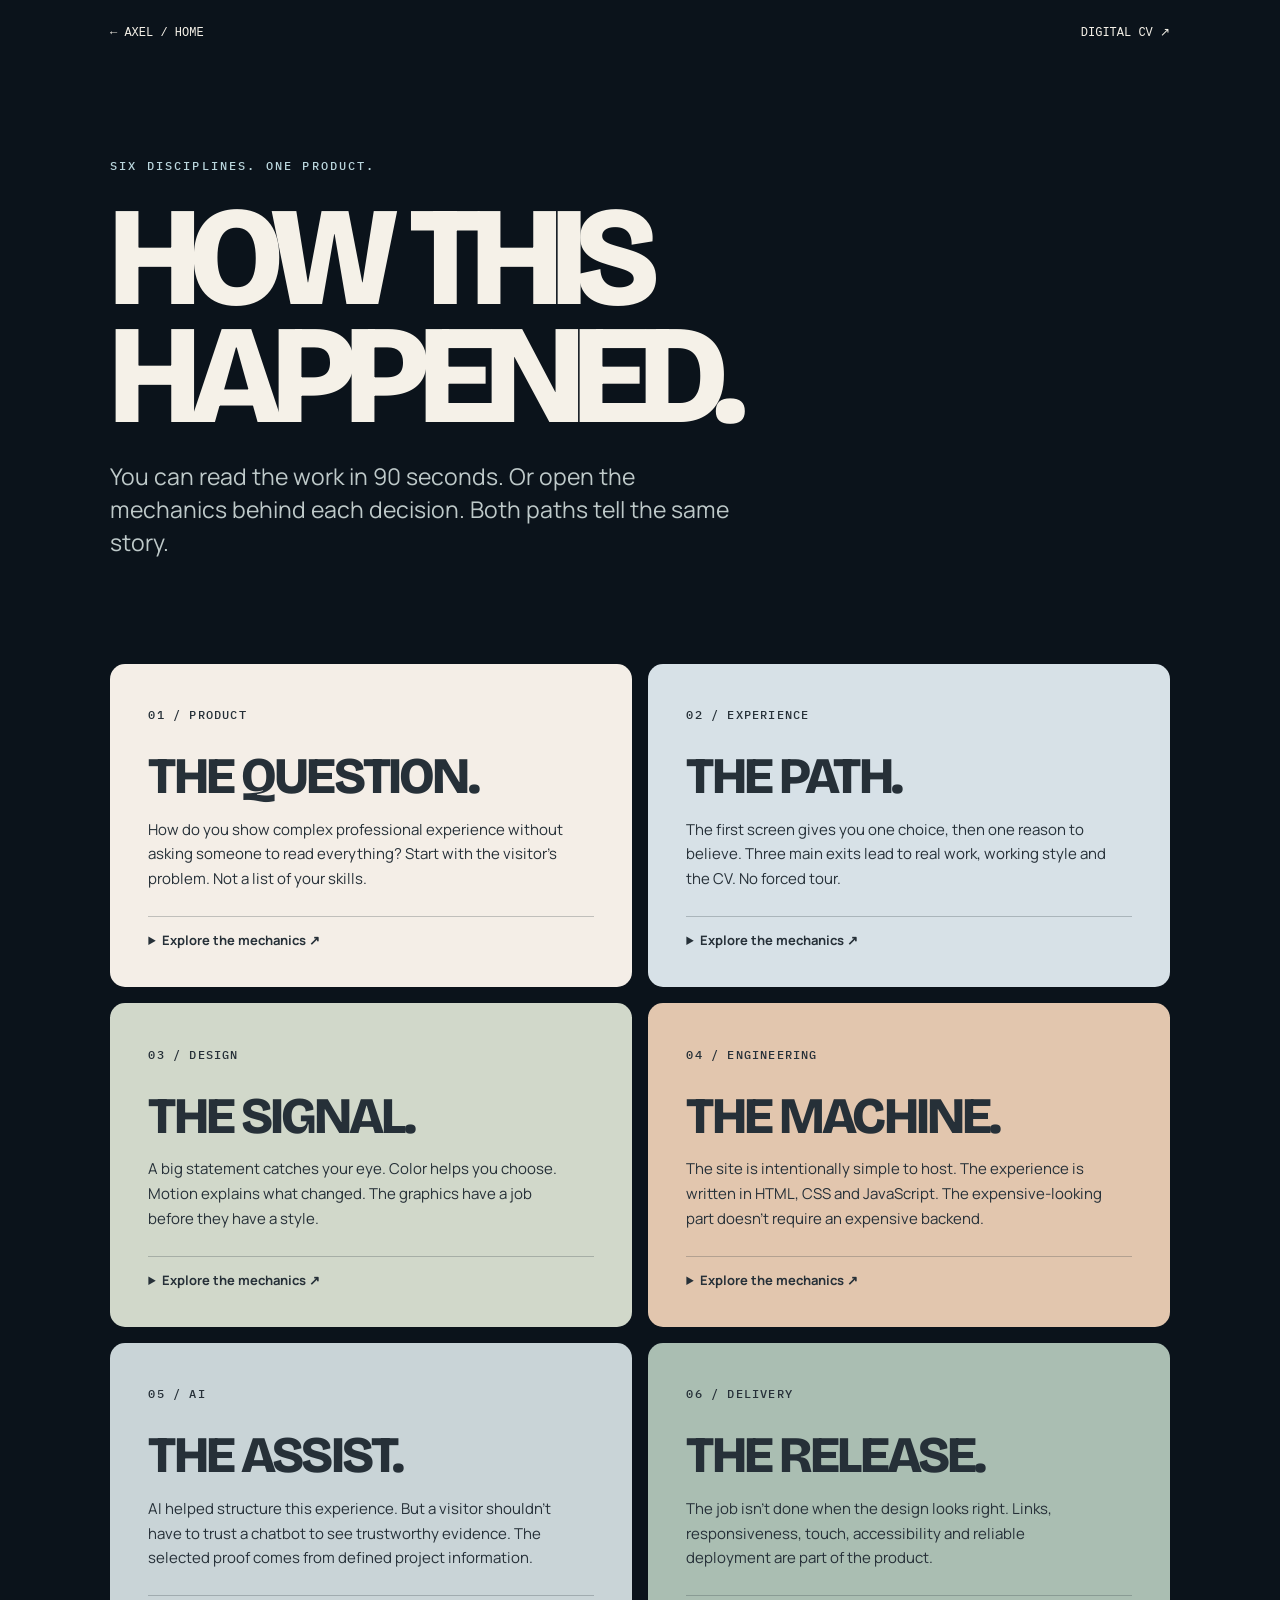
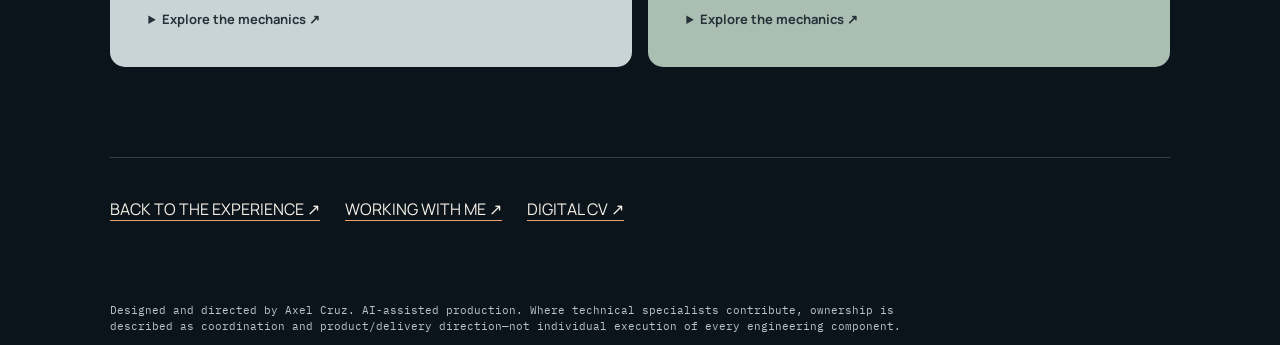
<file: how-this-happened/index.html>
<!doctype html><html lang="en"><head><meta charset="utf-8"><meta name="viewport" content="width=device-width, initial-scale=1"><meta name="theme-color" content="#0b131b"><title>How This Happened — Axel Cruz</title><meta name="description" content="The product, design, technology and delivery decisions behind Command the Complexity."><link rel="preconnect" href="https://fonts.googleapis.com"><link rel="preconnect" href="https://fonts.gstatic.com" crossorigin><link href="https://fonts.googleapis.com/css2?family=Bricolage+Grotesque:wght@400;600;800&family=Manrope:wght@400;500;600;700&family=IBM+Plex+Mono:wght@400;500&display=swap" rel="stylesheet"><style>:root{--bg:#0b131b;--paper:#f5f1e8;--ink:#1c2c38;--accent:#e9a174}*{box-sizing:border-box}body{margin:0;color:var(--paper);background:var(--bg);font-family:Manrope,Arial,sans-serif}a{color:inherit}a:focus-visible,summary:focus-visible{outline:3px solid #e9a174;outline-offset:4px}.frame{width:min(1060px,calc(100% - 40px));margin:auto}.top{display:flex;justify-content:space-between;align-items:center;padding:25px 0}.top a{text-decoration:none;font:500 12px monospace}.hero{padding:9vh 0 9vh}.eyebrow{font:500 12px 'IBM Plex Mono',monospace;letter-spacing:.18em;color:#bad6dd}.hero h1{font:800 clamp(54px,11vw,160px)/.84 'Bricolage Grotesque',Arial Black,sans-serif;letter-spacing:-.07em;margin:26px 0 24px;max-width:9ch}.hero p:not(.eyebrow){max-width:640px;font-size:clamp(17px,2vw,23px);line-height:1.45;color:#bec9c9}.chapters{display:grid;grid-template-columns:repeat(2,minmax(0,1fr));gap:16px;margin-bottom:90px}.chapter{background:#f4eee7;color:#263038;border-radius:15px;padding:clamp(22px,3vw,40px)}.chapter:nth-child(2){background:#d7e1e7}.chapter:nth-child(3){background:#d1d8ca}.chapter:nth-child(4){background:#e2c6ae}.chapter:nth-child(5){background:#c9d4d7}.chapter:nth-child(6){background:#aabeb2}.chap-no{font:500 12px 'IBM Plex Mono',monospace;letter-spacing:.1em}.chapter h2{font:800 clamp(32px,4vw,57px)/.97 'Bricolage Grotesque',Arial Black,sans-serif;letter-spacing:-.055em;margin:28px 0 16px}.chapter p{font-size:15px;line-height:1.65;max-width:47ch}.chapter details{border-top:1px solid #25323a40;margin-top:24px;padding-top:14px;font-size:13px}.chapter summary{cursor:pointer;font-weight:700;list-style-position:inside}.chapter details p{font:400 13px/1.7 'IBM Plex Mono',monospace;word-break:break-word}.final{padding:40px 0 70px;border-top:1px solid #ffffff30;display:flex;flex-wrap:wrap;gap:25px}.final a{text-decoration:none;border-bottom:1px solid #e9a174}.fine{font:400 11px/1.5 'IBM Plex Mono',monospace;color:#bac5c6}.fine p{max-width:800px}@media(max-width:660px){.chapters{grid-template-columns:1fr}.hero h1{font-size:clamp(54px,14vw,92px)}.top{gap:14px}}</style></head><body><div class="frame"><nav class="top" aria-label="Breadcrumb"><a href="../">← AXEL / HOME</a><a href="../cv/">DIGITAL CV ↗</a></nav><header class="hero"><p class="eyebrow">SIX DISCIPLINES. ONE PRODUCT.</p><h1>HOW THIS HAPPENED.</h1><p>You can read the work in 90 seconds. Or open the mechanics behind each decision. Both paths tell the same story.</p></header><main class="chapters">
<article class="chapter"><span class="chap-no">01 / PRODUCT</span><h2>THE QUESTION.</h2><p>How do you show complex professional experience without asking someone to read everything? Start with the visitor's problem. Not a list of your skills.</p><details><summary>Explore the mechanics ↗</summary><p>Audience: recruiters, hiring managers, operations leaders and technical reviewers. Primary action: choose a professional focus. Scope: one-screen discovery; optional deeper routes. Success signals: lens interaction, relevant case opening and CV navigation.</p></details></article>
<article class="chapter"><span class="chap-no">02 / EXPERIENCE</span><h2>THE PATH.</h2><p>The first screen gives you one choice, then one reason to believe. Three main exits lead to real work, working style and the CV. No forced tour.</p><details><summary>Explore the mechanics ↗</summary><p>Accessible buttons use aria-pressed, a live-updating evidence region and keyboard focus states. Responsive CSS makes the experience one screen on larger displays while permitting natural mobile scrolling. Motion respects prefers-reduced-motion.</p></details></article>
<article class="chapter"><span class="chap-no">03 / DESIGN</span><h2>THE SIGNAL.</h2><p>A big statement catches your eye. Color helps you choose. Motion explains what changed. The graphics have a job before they have a style.</p><details><summary>Explore the mechanics ↗</summary><p>Design tokens: charcoal, paper, petrol, sage, clay, ochre and constrained bright functional accents. Typography uses Bricolage Grotesque, Manrope and IBM Plex Mono, with local system fallbacks. Icons are inline SVG. The hero includes a cutout with transparent alpha.</p></details></article>
<article class="chapter"><span class="chap-no">04 / ENGINEERING</span><h2>THE MACHINE.</h2><p>The site is intentionally simple to host. The experience is written in HTML, CSS and JavaScript. The expensive-looking part doesn't require an expensive backend.</p><details><summary>Explore the mechanics ↗</summary><p>Frontend: static HTML + responsive CSS + native JavaScript, with no mandatory JS framework. One optimized WebP hero asset. Data-driven focus selection changes text and links deterministically. GitHub Pages supports current deployment and a custom domain later. Source remains portable to other static hosts.</p></details></article>
<article class="chapter"><span class="chap-no">05 / AI</span><h2>THE ASSIST.</h2><p>AI helped structure this experience. But a visitor shouldn't have to trust a chatbot to see trustworthy evidence. The selected proof comes from defined project information.</p><details><summary>Explore the mechanics ↗</summary><p>ChatGPT-assisted research, interface/content drafting and development. The interactive lens is pre-authored and operates in the browser; it does not call a model or generate live claims. Any future live AI integration requires a secured server endpoint, privacy controls, an evidence registry and explicit disclosure.</p></details></article>
<article class="chapter"><span class="chap-no">06 / DELIVERY</span><h2>THE RELEASE.</h2><p>The job isn't done when the design looks right. Links, responsiveness, touch, accessibility and reliable deployment are part of the product.</p><details><summary>Explore the mechanics ↗</summary><p>Acceptance: click/hover/focus states, four focus options, scroll-triggered sequential 3D turn, reduced-motion fallback, mobile widths 320px+, no horizontal overflow, preserved CV and work paths, deployment verification. Next: on-device field performance and accessibility audit.</p></details></article>
</main><footer class="final"><a href="../">BACK TO THE EXPERIENCE ↗</a><a href="../working-with-me/">WORKING WITH ME ↗</a><a href="../cv/">DIGITAL CV ↗</a></footer><div class="fine"><p>Designed and directed by Axel Cruz. AI-assisted production. Where technical specialists contribute, ownership is described as coordination and product/delivery direction—not individual execution of every engineering component.</p></div></div></body></html>
</file>
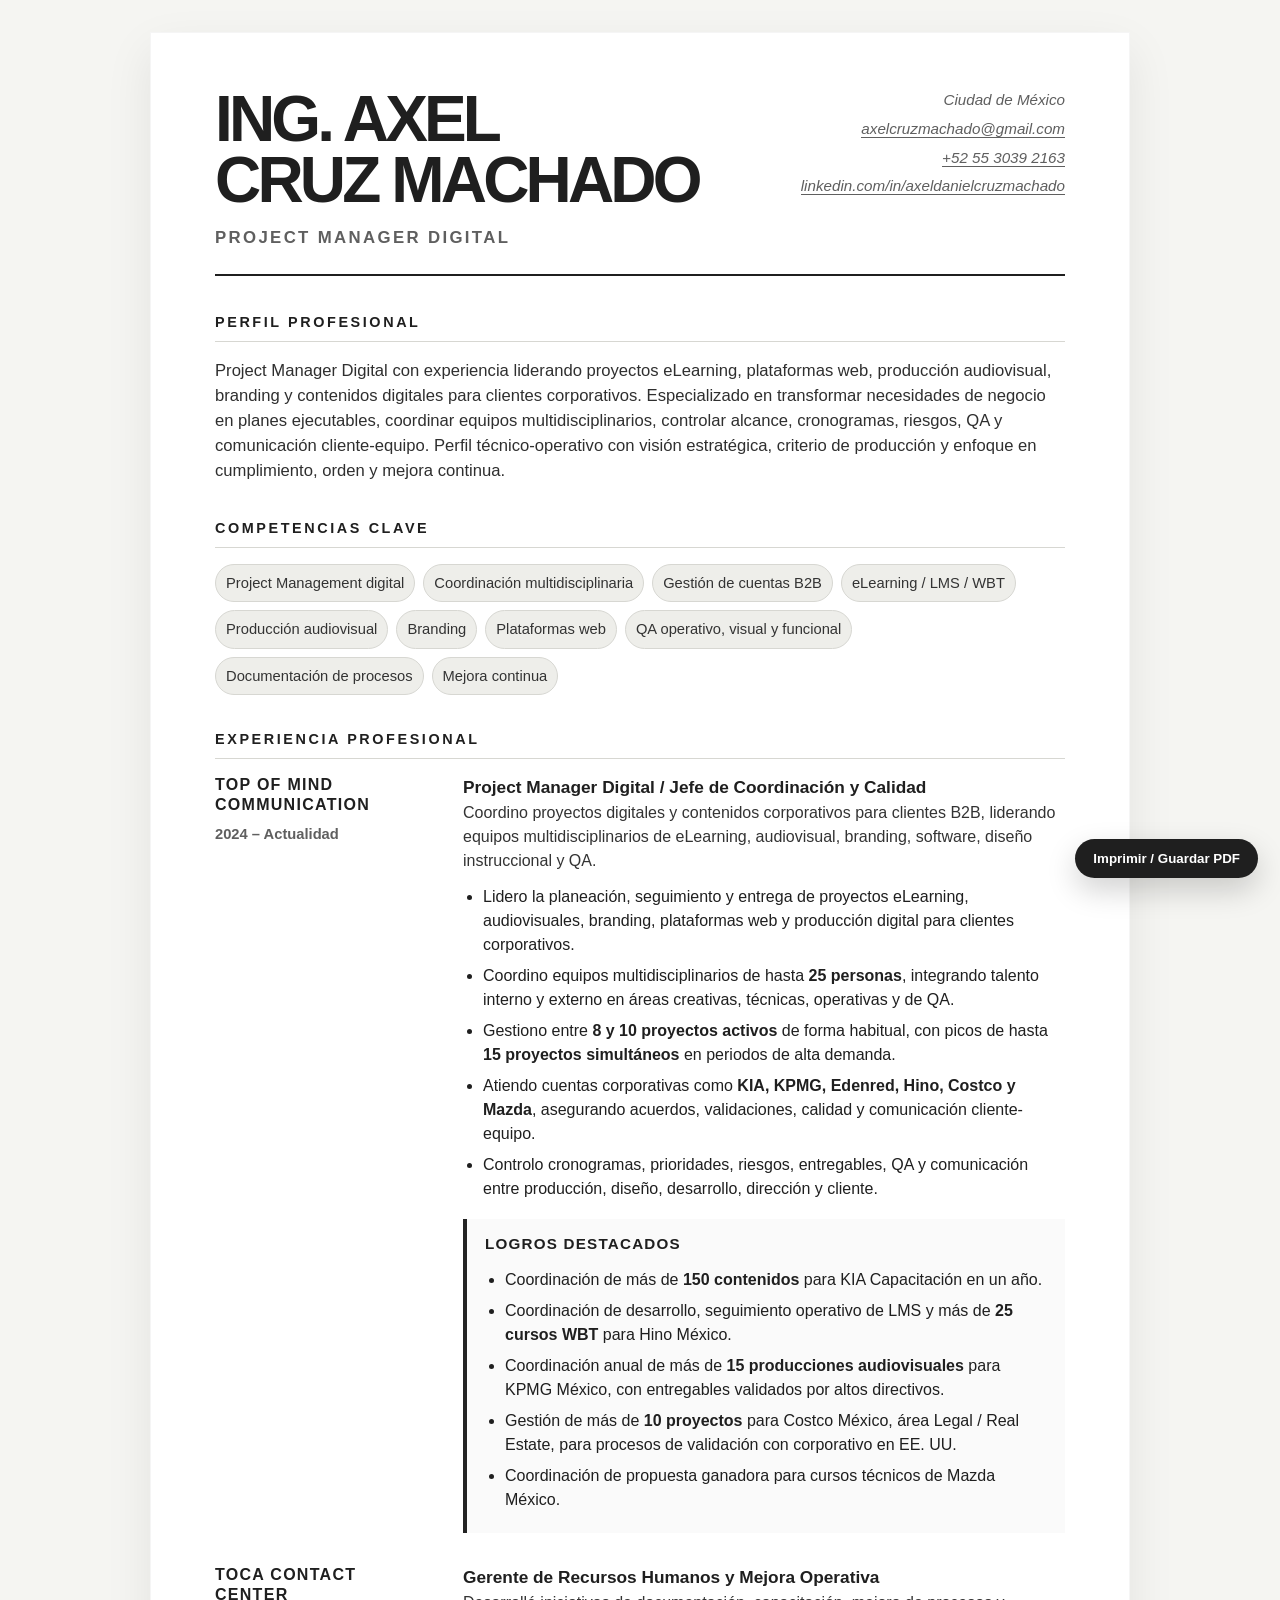
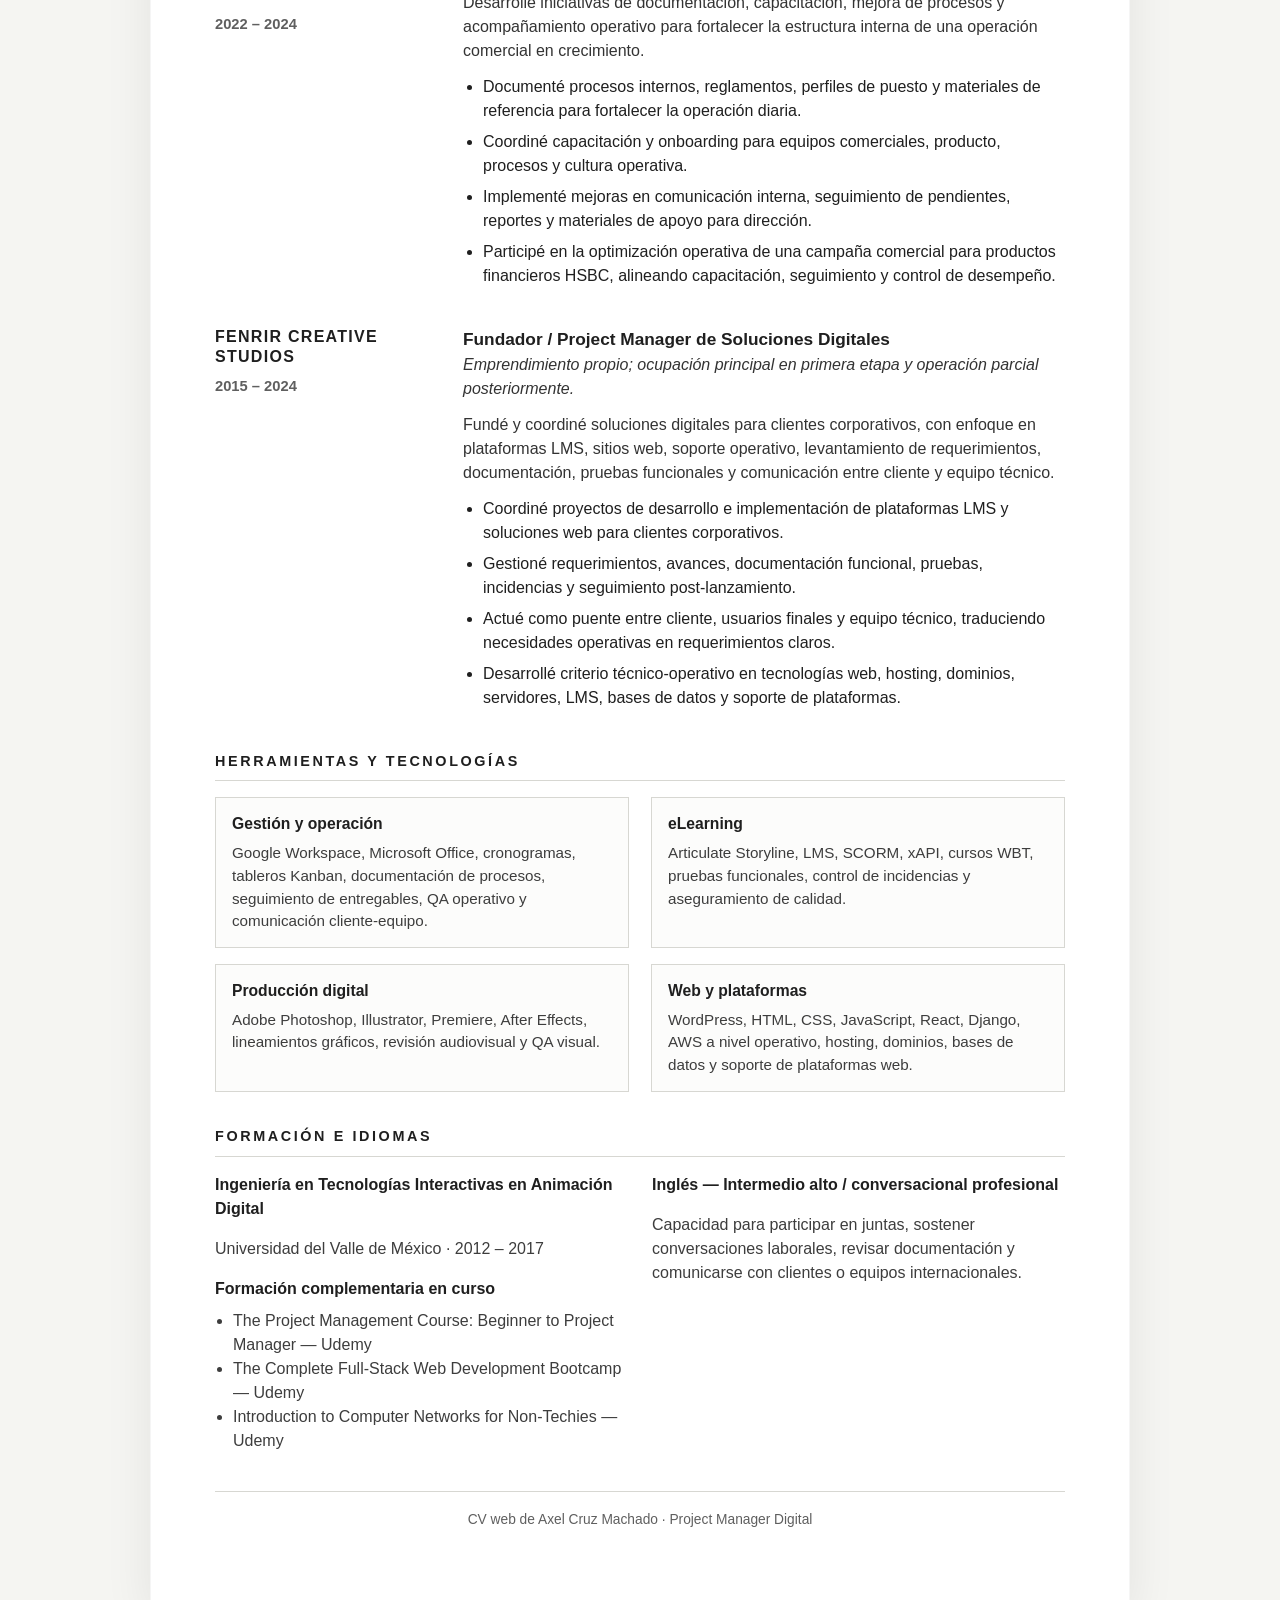
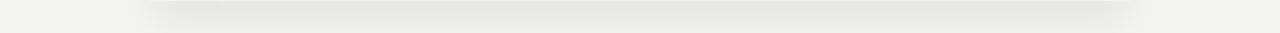
<file: resume.html>
<!DOCTYPE html>
<html lang="es">
<head>
  <meta charset="UTF-8" />
  <meta name="viewport" content="width=device-width, initial-scale=1.0" />
  <meta name="description" content="CV de Axel Cruz Machado — Project Manager Digital especializado en eLearning, plataformas web, producción audiovisual, branding y QA." />
  <title>Axel Cruz Machado | Project Manager Digital</title>
  <style>
    :root {
      --bg: #f5f5f2;
      --paper: #ffffff;
      --ink: #1f1f1f;
      --muted: #5f5f5f;
      --line: #d7d7d2;
      --accent: #232323;
      --accent-soft: #eeeeea;
      --max-width: 980px;
    }

    * {
      box-sizing: border-box;
    }

    html {
      scroll-behavior: smooth;
    }

    body {
      margin: 0;
      font-family: Arial, Helvetica, sans-serif;
      background: var(--bg);
      color: var(--ink);
      line-height: 1.5;
      font-size: 16px;
    }

    a {
      color: inherit;
      text-decoration: none;
      border-bottom: 1px solid currentColor;
    }

    a:hover {
      color: #000;
    }

    .page {
      width: min(100%, var(--max-width));
      margin: 32px auto;
      background: var(--paper);
      padding: 56px 64px;
      box-shadow: 0 18px 45px rgba(0, 0, 0, 0.08);
      border: 1px solid rgba(0, 0, 0, 0.04);
    }

    .topbar {
      display: flex;
      justify-content: space-between;
      gap: 32px;
      align-items: flex-start;
      border-bottom: 2px solid var(--ink);
      padding-bottom: 24px;
      margin-bottom: 36px;
    }

    .name-block h1 {
      margin: 0;
      font-size: clamp(2.1rem, 5vw, 4rem);
      line-height: 0.95;
      letter-spacing: -0.06em;
      text-transform: uppercase;
    }

    .name-block h2 {
      margin: 14px 0 0;
      font-size: 1.05rem;
      font-weight: 700;
      letter-spacing: 0.14em;
      text-transform: uppercase;
      color: var(--muted);
    }

    .contact {
      min-width: 280px;
      text-align: right;
      color: var(--muted);
      font-size: 0.95rem;
    }

    .contact p {
      margin: 0 0 6px;
    }

    section {
      margin: 0 0 34px;
    }

    .section-title {
      margin: 0 0 16px;
      font-size: 0.9rem;
      letter-spacing: 0.18em;
      text-transform: uppercase;
      color: var(--ink);
      border-bottom: 1px solid var(--line);
      padding-bottom: 8px;
    }

    .profile {
      font-size: 1.04rem;
      color: #2f2f2f;
      max-width: 880px;
    }

    .skills {
      display: flex;
      flex-wrap: wrap;
      gap: 8px;
      margin: 0;
      padding: 0;
      list-style: none;
    }

    .skills li {
      background: var(--accent-soft);
      border: 1px solid var(--line);
      padding: 7px 10px;
      border-radius: 999px;
      font-size: 0.92rem;
      color: #333;
    }

    .job {
      margin-bottom: 32px;
      display: grid;
      grid-template-columns: 220px 1fr;
      gap: 28px;
    }

    .job:last-child {
      margin-bottom: 0;
    }

    .job-meta h3,
    .job-main h3 {
      margin: 0;
    }

    .company {
      font-size: 1rem;
      text-transform: uppercase;
      letter-spacing: 0.08em;
      line-height: 1.25;
    }

    .date {
      margin-top: 8px;
      font-weight: 700;
      color: var(--muted);
      font-size: 0.92rem;
    }

    .role {
      font-size: 1.08rem;
      margin: 0 0 10px;
    }

    .summary {
      margin: 0 0 12px;
      color: #333;
    }

    ul.bullets {
      margin: 12px 0 0;
      padding-left: 20px;
    }

    ul.bullets li {
      margin: 7px 0;
    }

    .highlights {
      margin-top: 18px;
      background: #fafafa;
      border-left: 4px solid var(--accent);
      padding: 14px 18px;
    }

    .highlights h4 {
      margin: 0 0 8px;
      font-size: 0.95rem;
      text-transform: uppercase;
      letter-spacing: 0.08em;
    }

    .tool-grid {
      display: grid;
      grid-template-columns: repeat(2, minmax(0, 1fr));
      gap: 16px 22px;
    }

    .tool-card {
      border: 1px solid var(--line);
      padding: 14px 16px;
      background: #fcfcfb;
    }

    .tool-card h3 {
      margin: 0 0 6px;
      font-size: 0.98rem;
    }

    .tool-card p {
      margin: 0;
      color: #3d3d3d;
      font-size: 0.95rem;
    }

    .education-grid {
      display: grid;
      grid-template-columns: 1fr 1fr;
      gap: 24px;
    }

    .education-grid h3 {
      margin: 0 0 4px;
      font-size: 1rem;
    }

    .education-grid p,
    .education-grid li {
      color: #3d3d3d;
    }

    .education-grid ul {
      margin: 8px 0 0;
      padding-left: 18px;
    }

    .footer-note {
      margin-top: 38px;
      padding-top: 18px;
      border-top: 1px solid var(--line);
      color: var(--muted);
      font-size: 0.86rem;
      text-align: center;
    }

    .print-action {
      position: fixed;
      right: 22px;
      bottom: 22px;
      border: 0;
      border-radius: 999px;
      background: var(--ink);
      color: white;
      padding: 12px 18px;
      font-weight: 700;
      cursor: pointer;
      box-shadow: 0 12px 30px rgba(0, 0, 0, 0.18);
    }

    .print-action:hover {
      background: #000;
    }

    @media (max-width: 760px) {
      .page {
        margin: 0;
        padding: 34px 22px;
        box-shadow: none;
        border: 0;
      }

      .topbar,
      .job,
      .education-grid,
      .tool-grid {
        grid-template-columns: 1fr;
        display: block;
      }

      .topbar {
        display: block;
      }

      .contact {
        min-width: 0;
        text-align: left;
        margin-top: 20px;
      }

      .job-meta {
        margin-bottom: 10px;
      }

      .tool-card {
        margin-bottom: 12px;
      }

      .print-action {
        display: none;
      }
    }

    @media print {
      body {
        background: #fff;
        font-size: 11pt;
      }

      .page {
        width: 100%;
        margin: 0;
        padding: 0;
        box-shadow: none;
        border: 0;
      }

      .print-action {
        display: none;
      }

      a {
        border: 0;
      }

      section,
      .job,
      .tool-card {
        break-inside: avoid;
      }
    }
  </style>
</head>
<body>
  <main class="page">
    <header class="topbar">
      <div class="name-block">
        <h1>Ing. Axel<br />Cruz Machado</h1>
        <h2>Project Manager Digital</h2>
      </div>
      <address class="contact">
        <p>Ciudad de México</p>
        <p><a href="mailto:axelcruzmachado@gmail.com">axelcruzmachado@gmail.com</a></p>
        <p><a href="tel:+525530392163">+52 55 3039 2163</a></p>
        <p><a href="https://www.linkedin.com/in/axeldanielcruzmachado/" target="_blank" rel="noreferrer">linkedin.com/in/axeldanielcruzmachado</a></p>
      </address>
    </header>

    <section aria-labelledby="perfil">
      <h2 id="perfil" class="section-title">Perfil profesional</h2>
      <p class="profile">Project Manager Digital con experiencia liderando proyectos eLearning, plataformas web, producción audiovisual, branding y contenidos digitales para clientes corporativos. Especializado en transformar necesidades de negocio en planes ejecutables, coordinar equipos multidisciplinarios, controlar alcance, cronogramas, riesgos, QA y comunicación cliente-equipo. Perfil técnico-operativo con visión estratégica, criterio de producción y enfoque en cumplimiento, orden y mejora continua.</p>
    </section>

    <section aria-labelledby="competencias">
      <h2 id="competencias" class="section-title">Competencias clave</h2>
      <ul class="skills">
        <li>Project Management digital</li>
        <li>Coordinación multidisciplinaria</li>
        <li>Gestión de cuentas B2B</li>
        <li>eLearning / LMS / WBT</li>
        <li>Producción audiovisual</li>
        <li>Branding</li>
        <li>Plataformas web</li>
        <li>QA operativo, visual y funcional</li>
        <li>Documentación de procesos</li>
        <li>Mejora continua</li>
      </ul>
    </section>

    <section aria-labelledby="experiencia">
      <h2 id="experiencia" class="section-title">Experiencia profesional</h2>

      <article class="job">
        <div class="job-meta">
          <h3 class="company">Top of Mind Communication</h3>
          <p class="date">2024 – Actualidad</p>
        </div>
        <div class="job-main">
          <h3 class="role">Project Manager Digital / Jefe de Coordinación y Calidad</h3>
          <p class="summary">Coordino proyectos digitales y contenidos corporativos para clientes B2B, liderando equipos multidisciplinarios de eLearning, audiovisual, branding, software, diseño instruccional y QA.</p>
          <ul class="bullets">
            <li>Lidero la planeación, seguimiento y entrega de proyectos eLearning, audiovisuales, branding, plataformas web y producción digital para clientes corporativos.</li>
            <li>Coordino equipos multidisciplinarios de hasta <strong>25 personas</strong>, integrando talento interno y externo en áreas creativas, técnicas, operativas y de QA.</li>
            <li>Gestiono entre <strong>8 y 10 proyectos activos</strong> de forma habitual, con picos de hasta <strong>15 proyectos simultáneos</strong> en periodos de alta demanda.</li>
            <li>Atiendo cuentas corporativas como <strong>KIA, KPMG, Edenred, Hino, Costco y Mazda</strong>, asegurando acuerdos, validaciones, calidad y comunicación cliente-equipo.</li>
            <li>Controlo cronogramas, prioridades, riesgos, entregables, QA y comunicación entre producción, diseño, desarrollo, dirección y cliente.</li>
          </ul>
          <div class="highlights">
            <h4>Logros destacados</h4>
            <ul class="bullets">
              <li>Coordinación de más de <strong>150 contenidos</strong> para KIA Capacitación en un año.</li>
              <li>Coordinación de desarrollo, seguimiento operativo de LMS y más de <strong>25 cursos WBT</strong> para Hino México.</li>
              <li>Coordinación anual de más de <strong>15 producciones audiovisuales</strong> para KPMG México, con entregables validados por altos directivos.</li>
              <li>Gestión de más de <strong>10 proyectos</strong> para Costco México, área Legal / Real Estate, para procesos de validación con corporativo en EE. UU.</li>
              <li>Coordinación de propuesta ganadora para cursos técnicos de Mazda México.</li>
            </ul>
          </div>
        </div>
      </article>

      <article class="job">
        <div class="job-meta">
          <h3 class="company">TOCA Contact Center</h3>
          <p class="date">2022 – 2024</p>
        </div>
        <div class="job-main">
          <h3 class="role">Gerente de Recursos Humanos y Mejora Operativa</h3>
          <p class="summary">Desarrollé iniciativas de documentación, capacitación, mejora de procesos y acompañamiento operativo para fortalecer la estructura interna de una operación comercial en crecimiento.</p>
          <ul class="bullets">
            <li>Documenté procesos internos, reglamentos, perfiles de puesto y materiales de referencia para fortalecer la operación diaria.</li>
            <li>Coordiné capacitación y onboarding para equipos comerciales, producto, procesos y cultura operativa.</li>
            <li>Implementé mejoras en comunicación interna, seguimiento de pendientes, reportes y materiales de apoyo para dirección.</li>
            <li>Participé en la optimización operativa de una campaña comercial para productos financieros HSBC, alineando capacitación, seguimiento y control de desempeño.</li>
          </ul>
        </div>
      </article>

      <article class="job">
        <div class="job-meta">
          <h3 class="company">Fenrir Creative Studios</h3>
          <p class="date">2015 – 2024</p>
        </div>
        <div class="job-main">
          <h3 class="role">Fundador / Project Manager de Soluciones Digitales</h3>
          <p class="summary"><em>Emprendimiento propio; ocupación principal en primera etapa y operación parcial posteriormente.</em></p>
          <p class="summary">Fundé y coordiné soluciones digitales para clientes corporativos, con enfoque en plataformas LMS, sitios web, soporte operativo, levantamiento de requerimientos, documentación, pruebas funcionales y comunicación entre cliente y equipo técnico.</p>
          <ul class="bullets">
            <li>Coordiné proyectos de desarrollo e implementación de plataformas LMS y soluciones web para clientes corporativos.</li>
            <li>Gestioné requerimientos, avances, documentación funcional, pruebas, incidencias y seguimiento post-lanzamiento.</li>
            <li>Actué como puente entre cliente, usuarios finales y equipo técnico, traduciendo necesidades operativas en requerimientos claros.</li>
            <li>Desarrollé criterio técnico-operativo en tecnologías web, hosting, dominios, servidores, LMS, bases de datos y soporte de plataformas.</li>
          </ul>
        </div>
      </article>
    </section>

    <section aria-labelledby="herramientas">
      <h2 id="herramientas" class="section-title">Herramientas y tecnologías</h2>
      <div class="tool-grid">
        <div class="tool-card">
          <h3>Gestión y operación</h3>
          <p>Google Workspace, Microsoft Office, cronogramas, tableros Kanban, documentación de procesos, seguimiento de entregables, QA operativo y comunicación cliente-equipo.</p>
        </div>
        <div class="tool-card">
          <h3>eLearning</h3>
          <p>Articulate Storyline, LMS, SCORM, xAPI, cursos WBT, pruebas funcionales, control de incidencias y aseguramiento de calidad.</p>
        </div>
        <div class="tool-card">
          <h3>Producción digital</h3>
          <p>Adobe Photoshop, Illustrator, Premiere, After Effects, lineamientos gráficos, revisión audiovisual y QA visual.</p>
        </div>
        <div class="tool-card">
          <h3>Web y plataformas</h3>
          <p>WordPress, HTML, CSS, JavaScript, React, Django, AWS a nivel operativo, hosting, dominios, bases de datos y soporte de plataformas web.</p>
        </div>
      </div>
    </section>

    <section aria-labelledby="formacion">
      <h2 id="formacion" class="section-title">Formación e idiomas</h2>
      <div class="education-grid">
        <div>
          <h3>Ingeniería en Tecnologías Interactivas en Animación Digital</h3>
          <p>Universidad del Valle de México · 2012 – 2017</p>
          <h3>Formación complementaria en curso</h3>
          <ul>
            <li>The Project Management Course: Beginner to Project Manager — Udemy</li>
            <li>The Complete Full-Stack Web Development Bootcamp — Udemy</li>
            <li>Introduction to Computer Networks for Non-Techies — Udemy</li>
          </ul>
        </div>
        <div>
          <h3>Inglés — Intermedio alto / conversacional profesional</h3>
          <p>Capacidad para participar en juntas, sostener conversaciones laborales, revisar documentación y comunicarse con clientes o equipos internacionales.</p>
        </div>
      </div>
    </section>

    <p class="footer-note">CV web de Axel Cruz Machado · Project Manager Digital</p>
  </main>

  <button class="print-action" onclick="window.print()">Imprimir / Guardar PDF</button>
</body>
</html>
</file>
